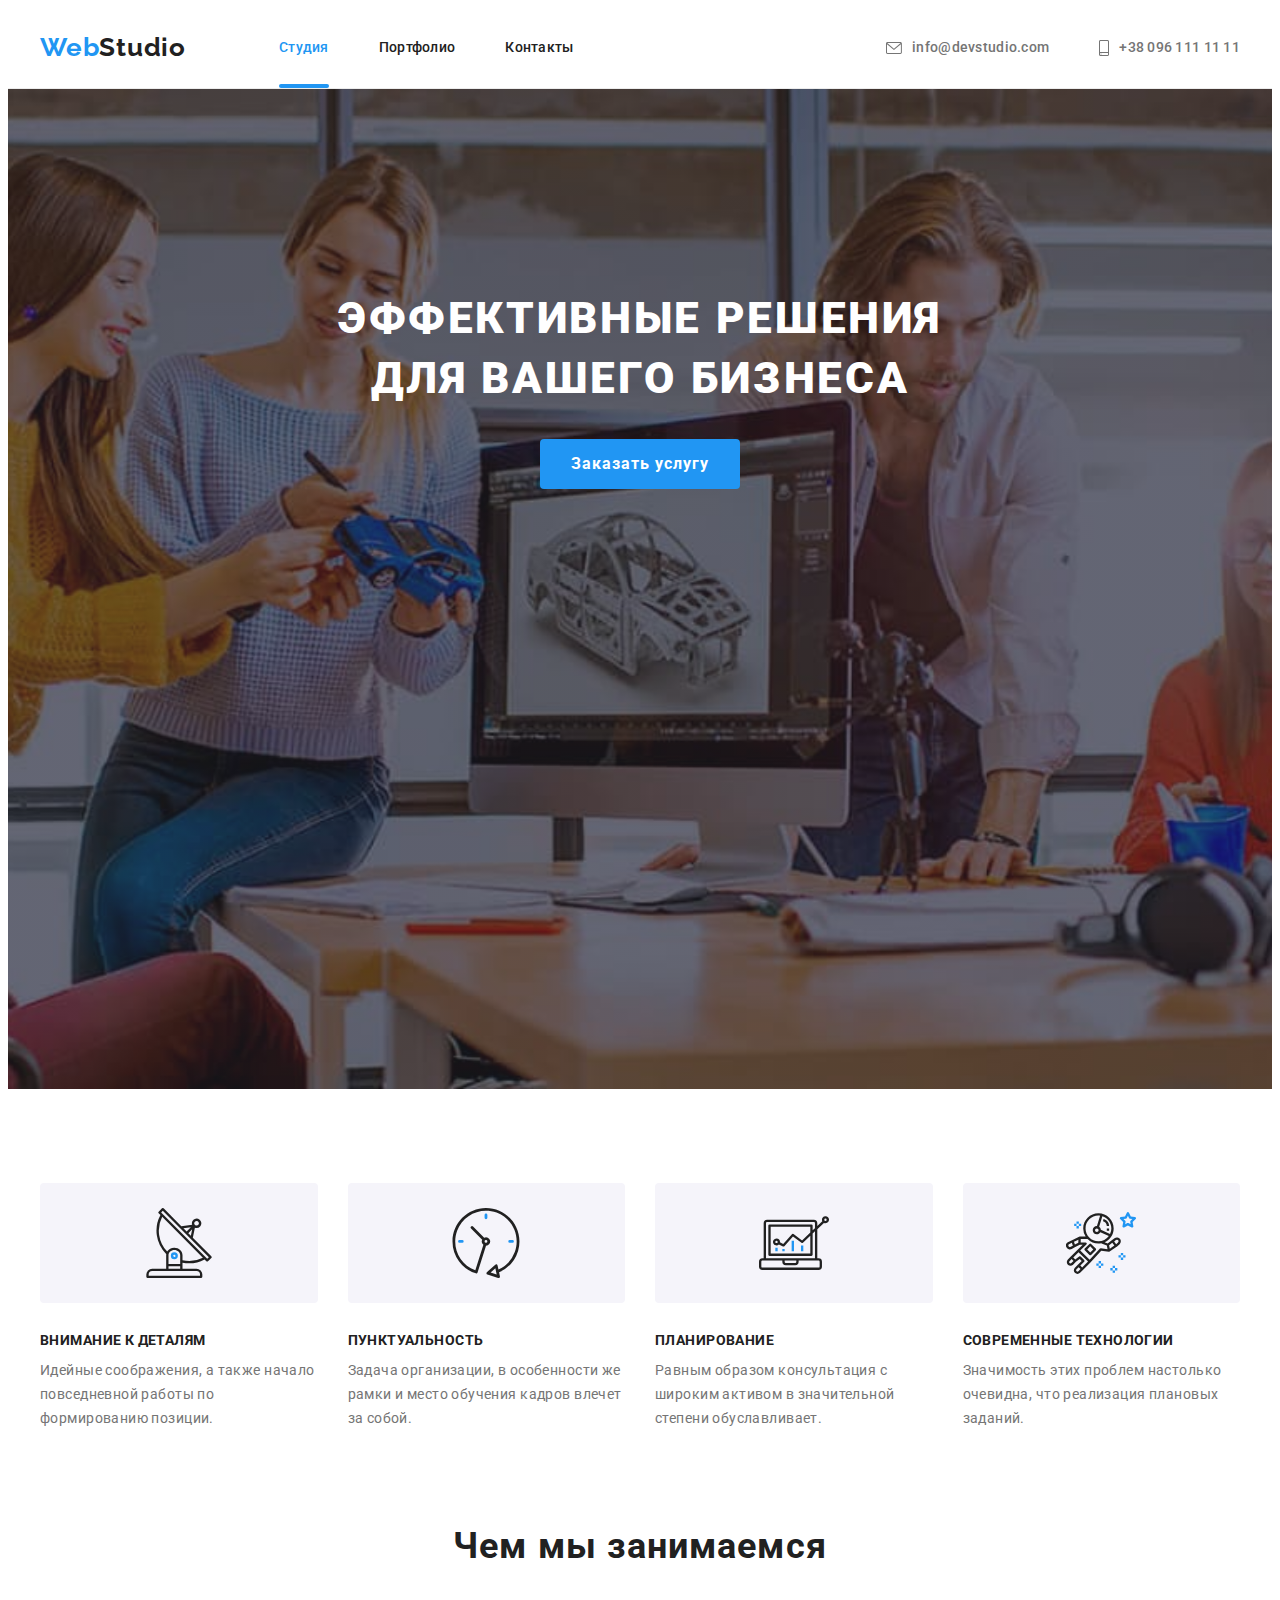
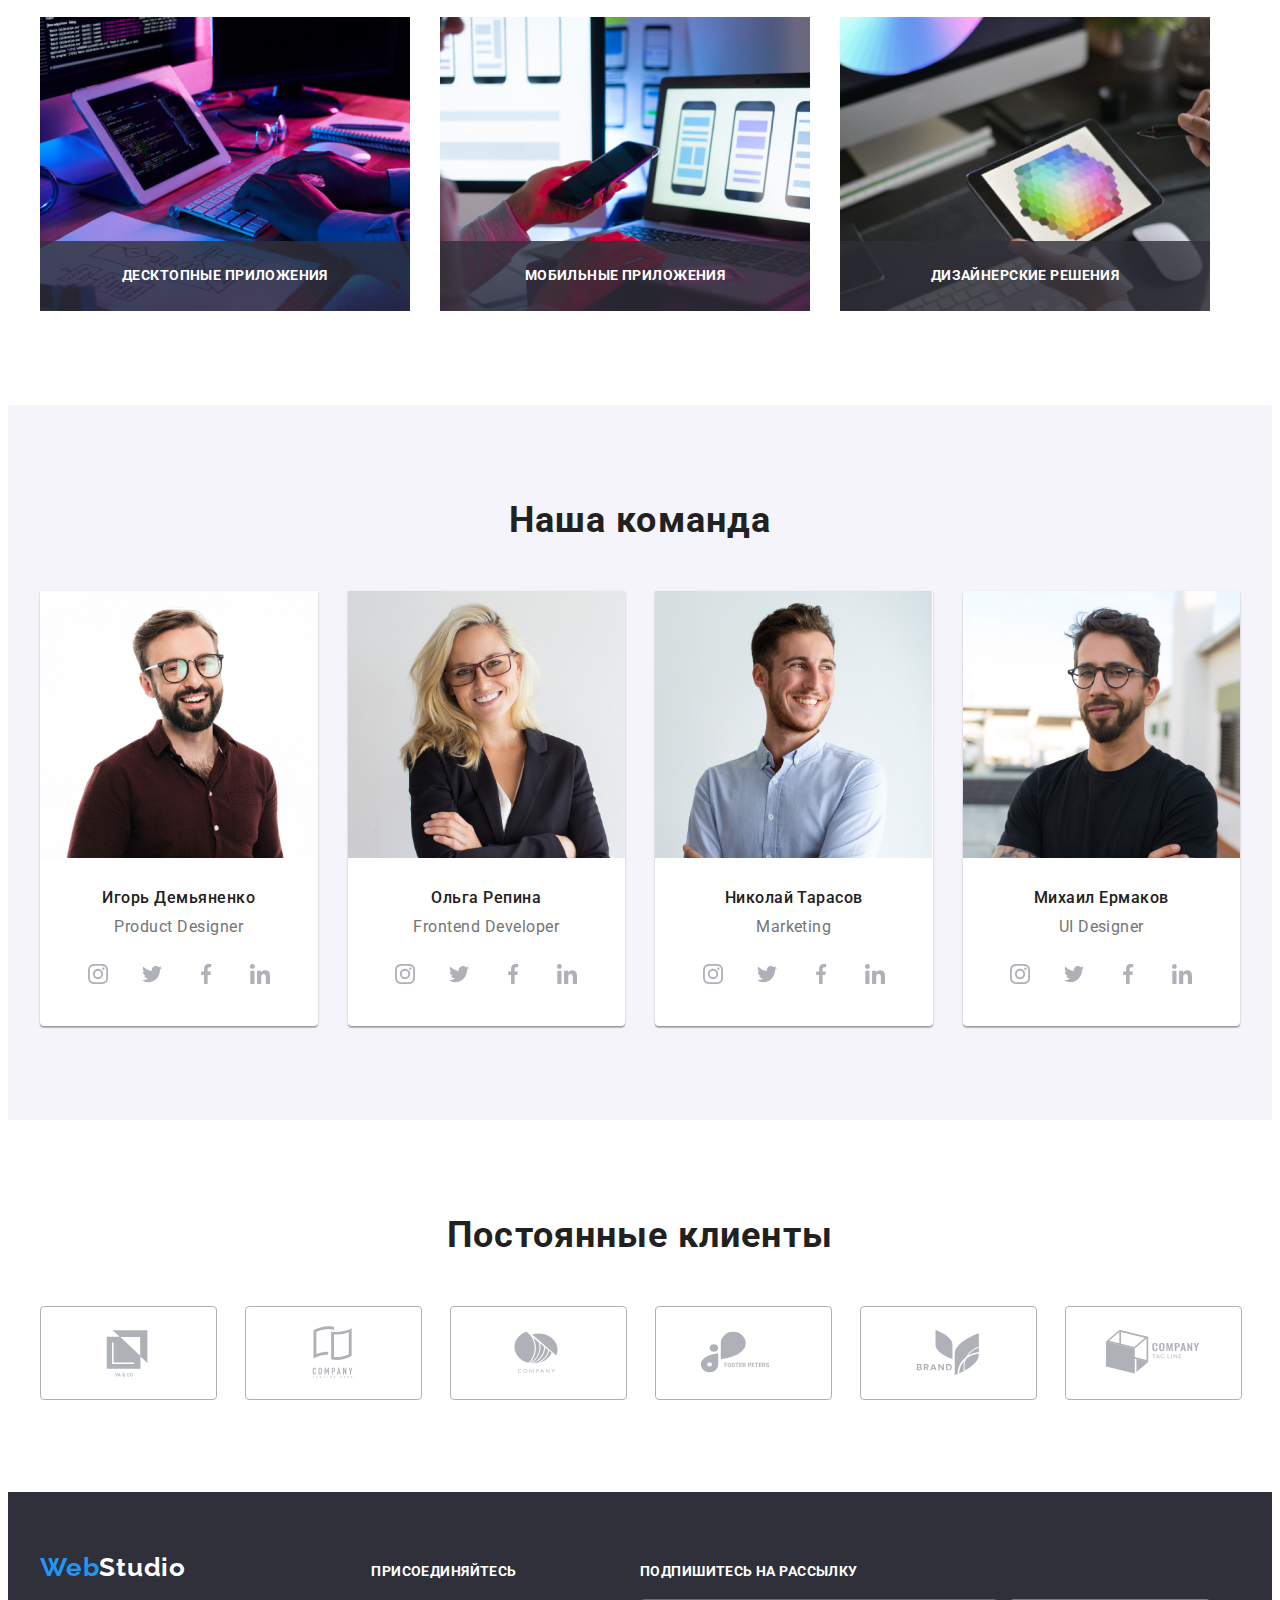
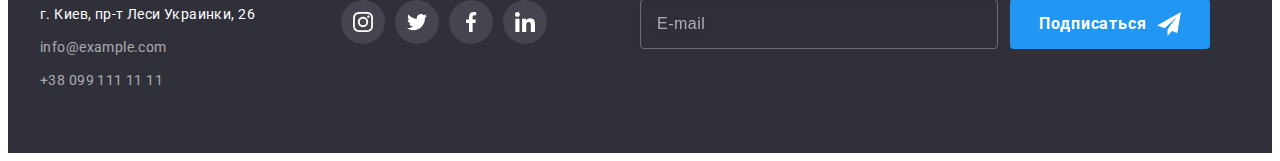
<file: index.html>
<!DOCTYPE html>
<html lang="ru">
  <head>
    <meta charset="UTF-8" />
    <meta http-equiv="X-UA-Compatible" content="IE=edge" />
    <meta name="viewport" content="width=device-width, initial-scale=1.0" />
    <link rel="preconnect" href="https://fonts.googleapis.com" />
    <link rel="preconnect" href="https://fonts.gstatic.com" crossorigin />
    <link
      href="https://fonts.googleapis.com/css2?family=Raleway:wght@700&family=Roboto:wght@400;500;700;900&display=swap"
      rel="stylesheet"
    />
    <title>Document</title>
    <link
      rel="stylesheet"
      href="https://cdnjs.cloudflare.com/ajax/libs/modern-normalize/1.1.0/modern-normalize.min.css"
      integrity="sha512-wpPYUAdjBVSE4KJnH1VR1HeZfpl1ub8YT/NKx4PuQ5NmX2tKuGu6U/JRp5y+Y8XG2tV+wKQpNHVUX03MfMFn9Q=="
      crossorigin="anonymous"
      referrerpolicy="no-referrer"
    />

    <link rel="stylesheet" href="./css/main.min.css" />
  </head>
  <body>
    <!--Шапка сайта-->
    <header class="header">
      <div class="container main-list">
        <nav class="nav list">
          <a lang="en" href="" class="nav_logo link"
            >Web<span class="logo logo--color-dark">Studio</span></a
          >
          <ul class="nav-list list">
            <li class="nav-list_item">
              <a href="" class="nav-list_link link current">Студия</a>
            </li>
            <li class="nav-list_item">
              <a href="./portfolio.html" class="nav-list_link link"
                >Портфолио</a
              >
            </li>
            <li class="nav-list_item">
              <a href="" class="nav-list_link link">Контакты</a>
            </li>
          </ul>
        </nav>
        <div class="contacts main-list_contacts">
          <ul class="contacts-list list">
            <li class="contacts-list_item">
              <a href="" class="contacts-list_mail link">
                <svg class="contacts-icon contacts-icon--envelope">
                  <use href="./img/icons.svg#icon-envelope"></use>
                </svg>
                info@devstudio.com</a
              >
            </li>
            <li class="contacts-list_item">
              <a href="" class="contacts-list_tel link"
                ><svg class="contacts-icon contacts-icon--smartphone">
                  <use href="./img/icons.svg#icon-smartphone"></use></svg
                >+38 096 111 11 11</a
              >
            </li>
          </ul>
        </div>
        <button type="button" class="menu-open-btn">
          <svg class="open-menu-icon" width="40" height="40">
            <use href="./img/icons.svg#icon-menu_24px"></use>
          </svg>
        </button>
      </div>
      <div class="mob-menu is-hidden">
         <button type="button" class="menu-close-btn">
            <svg class="menu-icon" width="40" height="40">
              <use href="./img/icons.svg#icon-close-black1"></use>
            </svg>
          </button>
          <ul class="mob-menu-list list">
            <li class="mob-menu-item">
              <a href="" class="mob-menu-link link current">Студия</a>
            </li>
            <li class="mob-menu-item">
              <a href="./portfolio.html" class="mob-menu-link link"
                >Портфолио</a
              >
            </li>
            <li class="mob-menu-item">
              <a href="" class="mob-menu-link link">Контакты</a>
            </li>
          </ul>
          <div class="mob-menu-contacts">
            <ul class="mob-menu-contacts-list list">
              <li class="mob-menu-contacts-item">
                <a href="" class="mob-menu-contacts-tel link">
                  +38 096 111 11 11</a
                >
              </li>
              <li class="mob-menu-contacts-item">
                <a href="" class="mob-menu-contacts-mail link">
                  info@devstudio.com</a
                >
              </li>
            </ul>
            <ul class="mob-menu-soc-list list">
              <li class="mob-menu-soc-item">
                <a href="" class="mob-menu-soc-link link">Instagram </a>
              </li>
              <li class="mob-menu-soc-item">
                <a href="" class="mob-menu-soc-link link">Twitter </a>
              </li>
              <li class="mob-menu-soc-item">
                <a href="" class="mob-menu-soc-link link">Facebook </a>
              </li>
              <li class="mob-menu-soc-item">
                <a href="" class="mob-menu-soc-link link">Linkedin </a>
              </li>
            </ul>
        </div>
      </div>
    </header>
    <main>
      <!--Герой-->
      <section class="hero overlay">
        <div class="hero-contant">
          <h1 class="hero-title">Эффективные решения для вашего бизнеса</h1>
          <button type="button" class="hero-button" data-modal-open>
            Заказать услугу
          </button>
        </div>
      </section>

      <!--Преимущества-->
      <section class="benefits">
        <div class="container">
          <h2 hidden class="visually-hidden">Наши преимущества</h2>
          <ul class="menu list">
            <li class="menu_item">
              <div class="menu_picture">
                <svg class="menu_icon" width="70" height="70">
                  <use href="./img/icons.svg#icon-antenna-1"></use>
                </svg>
              </div>
              <h3 class="menu_title">Внимание к деталям</h3>
              <p class="menu_text">
                Идейные соображения, а также начало повседневной работы по
                формированию позиции.
              </p>
            </li>
            <li class="menu_item">
              <div class="menu_picture">
                <svg class="menu_icon" width="70" height="70">
                  <use href="./img/icons.svg#icon-clock-1"></use>
                </svg>
              </div>
              <h3 class="menu_title">Пунктуальность</h3>
              <p class="menu_text">
                Задача организации, в особенности же рамки и место обучения
                кадров влечет за собой.
              </p>
            </li>
            <li class="menu_item">
              <div class="menu_picture">
                <svg class="menu_icon" width="70" height="70">
                  <use href="./img/icons.svg#icon-diagram-1"></use>
                </svg>
              </div>
              <h3 class="menu_title">Планирование</h3>
              <p class="menu_text">
                Равным образом консультация с широким активом в значительной
                степени обуславливает.
              </p>
            </li>
            <li class="menu_item">
              <div class="menu_picture">
                <svg class="menu_icon" width="70" height="70">
                  <use href="./img/icons.svg#icon-astronaut-1"></use>
                </svg>
              </div>
              <h3 class="menu_title">Современные технологии</h3>
              <p class="menu_text">
                Значимость этих проблем настолько очевидна, что реализация
                плановых заданий.
              </p>
            </li>
          </ul>
        </div>
      </section>

      <!--Виды работ-->
      <section class="worktypes">
        <div class="container">
          <h2 class="worktypes-title">Чем мы занимаемся</h2>
          <ul class="worktypes-list list">
            <li class="worktypes-item">
              <a href="">
                <div class="worktypesrelative-photo">
                  <picture>
                    <source
                      srcset="./img/comp1.jpg 1x, ./img/comp1@2x.jpg 2x"
                      media="(min-width: 1200px)"
                    />
                    <img
                      class="worktypes-photo"
                      src="./img/comp1.jpg"
                      alt="разработка програмного обеспечения"
                      width="370"
                    />
                  </picture>
                  <div class="worktypes-overlay">
                    <p class="worktypes-text">Десктопные приложения</p>
                  </div>
                </div>
              </a>
            </li>
            <li class="worktypes-item">
              <a href="">
                <div class="worktypesrelative-photo">
                  <picture>
                    <source
                      srcset="./img/comp2.jpg 1x, ./img/comp2@2x.jpg 2x"
                      media="(min-width: 1200px)"
                    />
                    <img
                      class="worktypes-photo"
                      src="./img/comp2.jpg"
                      alt="тестирование мобильного приложения"
                      width="370"
                    />
                  </picture>
                  <div class="worktypes-overlay">
                    <p class="worktypes-text">Мобильные приложения</p>
                  </div>
                </div>
              </a>
            </li>
            <li class="worktypes-item">
              <a href="">
                <div class="worktypesrelative-photo">
                  <picture>
                    <source
                      srcset="./img/comp3.jpg 1x, ./img/comp3@2x.jpg 2x"
                      media="(min-width: 1200px)"
                    />
                    <img
                      class="worktypes-photo"
                      src="./img/comp3.jpg"
                      alt="работа с палитрой цветов"
                      width="370"
                    />
                  </picture>
                  <div class="worktypes-overlay">
                    <p class="worktypes-text">Дизайнерские решения</p>
                  </div>
                </div>
              </a>
            </li>
          </ul>
        </div>
      </section>

      <!--Команда-->
      <section class="command">
        <div class="container">
          <h2 class="command-title">Наша команда</h2>
          <ul class="command-list list">
            <li class="command-item">
              <picture>
                <source
                  srcset="./img/photo1.jpg 1x, ./img/photo1@2x.jpg 2x"
                  media="(min-width: 1200px)"
                />
                <source
                  srcset="./img/photo1-tab.jpg 1x, ./img/photo1-tab@2x.jpg 2x"
                  media="(min-width: 768px)"
                />
                <source
                  srcset="./img/photo1-mob.jpg 1x, ./img/photo1-mob@2x.jpg 2x"
                  media="(min-width: 320px)"
                />
                <img
                  class="photo"
                  lang="en"
                  src="./img/photo1-mob.jpg"
                  alt="Product Designer"
                />
              </picture>
              <div class="command-container">
                <h3 class="command-photo">Игорь Демьяненко</h3>
                <p lang="en" class="command-text">Product Designer</p>
                <ul class="command-soc-list list">
                  <li class="command-soc-item">
                    <a href="" class="command-soc-link link">
                      <svg class="command-soc-icon" width="20" height="20">
                        <use href="./img/icons.svg#icon-instagram"></use>
                      </svg>
                    </a>
                  </li>
                  <li class="command-soc-item">
                    <a href="" class="command-soc-link link">
                      <svg class="command-soc-icon" width="20" height="20">
                        <use href="./img/icons.svg#icon-twitter"></use>
                      </svg>
                    </a>
                  </li>
                  <li class="command-soc-item">
                    <a href="" class="command-soc-link link">
                      <svg class="command-soc-icon" width="20" height="20">
                        <use href="./img/icons.svg#icon-facebook"></use>
                      </svg>
                    </a>
                  </li>
                  <li class="command-soc-item">
                    <a href="" class="command-soc-link link">
                      <svg class="command-soc-icon" width="20" height="20">
                        <use href="./img/icons.svg#icon-linkedin"></use>
                      </svg>
                    </a>
                  </li>
                </ul>
              </div>
            </li>
            <li class="command-item">
              <picture>
                <source
                  srcset="./img/photo2.jpg 1x, ./img/photo2@2x.jpg 2x"
                  media="(min-width: 1200px)"
                />
                <source
                  srcset="./img/photo2-tab.jpg 1x, ./img/photo2-tab@2x.jpg 2x"
                  media="(min-width: 768px)"
                />
                <source
                  srcset="./img/photo2-mob.jpg 1x, ./img/photo2-mob@2x.jpg 2x"
                  media="(min-width: 320px)"
                />
                <img
                  class="photo"
                  lang="en"
                  src="./img/photo2-mob.jpg"
                  alt="Frontend Developer"
                />
              </picture>
              <div class="command-container">
                <h3 class="command-photo">Ольга Репина</h3>
                <p lang="en" class="command-text">Frontend Developer</p>
                <ul class="command-soc-list list">
                  <li class="command-soc-item">
                    <a href="" class="command-soc-link link">
                      <svg class="command-soc-icon" width="20" height="20">
                        <use href="./img/icons.svg#icon-instagram"></use>
                      </svg>
                    </a>
                  </li>
                  <li class="command-soc-item">
                    <a href="" class="command-soc-link link">
                      <svg class="command-soc-icon" width="20" height="20">
                        <use href="./img/icons.svg#icon-twitter"></use>
                      </svg>
                    </a>
                  </li>
                  <li class="command-soc-item">
                    <a href="" class="command-soc-link link">
                      <svg class="command-soc-icon" width="20" height="20">
                        <use href="./img/icons.svg#icon-facebook"></use>
                      </svg>
                    </a>
                  </li>
                  <li class="command-soc-item">
                    <a href="" class="command-soc-link link">
                      <svg class="command-soc-icon" width="20" height="20">
                        <use href="./img/icons.svg#icon-linkedin"></use>
                      </svg>
                    </a>
                  </li>
                </ul>
              </div>
            </li>
            <li class="command-item">
              <picture>
                <source
                  srcset="./img/photo3.jpg 1x, ./img/photo3@2x.jpg 2x"
                  media="(min-width: 1200px)"
                />
                <source
                  srcset="./img/photo3-tab.jpg 1x, ./img/photo3-tab@2x.jpg 2x"
                  media="(min-width: 768px)"
                />
                <source
                  srcset="./img/photo3-mob.jpg 1x, ./img/photo3-mob@2x.jpg 2x"
                  media="(min-width: 320px)"
                />
                <img
                  class="photo"
                  lang="en"
                  src="./img/photo3-mob.jpg"
                  alt="Marketing"
                />
              </picture>
              <div class="command-container">
                <h3 class="command-photo">Николай Тарасов</h3>
                <p lang="en" class="command-text">Marketing</p>
                <ul class="command-soc-list list">
                  <li class="command-soc-item">
                    <a href="" class="command-soc-link link">
                      <svg class="command-soc-icon" width="20" height="20">
                        <use href="./img/icons.svg#icon-instagram"></use>
                      </svg>
                    </a>
                  </li>
                  <li class="command-soc-item">
                    <a href="" class="command-soc-link link">
                      <svg class="command-soc-icon" width="20" height="20">
                        <use href="./img/icons.svg#icon-twitter"></use>
                      </svg>
                    </a>
                  </li>
                  <li class="command-soc-item">
                    <a href="" class="command-soc-link link">
                      <svg class="command-soc-icon" width="20" height="20">
                        <use href="./img/icons.svg#icon-facebook"></use>
                      </svg>
                    </a>
                  </li>
                  <li class="command-soc-item">
                    <a href="" class="command-soc-link link">
                      <svg class="command-soc-icon" width="20" height="20">
                        <use href="./img/icons.svg#icon-linkedin"></use>
                      </svg>
                    </a>
                  </li>
                </ul>
              </div>
            </li>
            <li class="command-item">
              <picture>
                <source
                  srcset="./img/photo4.jpg 1x, ./img/photo4@2x.jpg 2x"
                  media="(min-width: 1200px)"
                />
                <source
                  srcset="./img/photo4-tab.jpg 1x, ./img/photo4-tab@2x.jpg 2x"
                  media="(min-width: 768px)"
                />
                <source
                  srcset="./img/photo4-mob.jpg 1x, ./img/photo4-mob@2x.jpg 2x"
                  media="(min-width: 320px)"
                />
                <img
                  class="photo"
                  lang="en"
                  src="./img/photo4-mob.jpg"
                  alt="UI Designer"
                />
              </picture>
              <div class="command-container">
                <h3 class="command-photo">Михаил Ермаков</h3>
                <p lang="en" class="command-text">UI Designer</p>
                <ul class="command-soc-list list">
                  <li class="command-soc-item">
                    <a href="" class="command-soc-link link">
                      <svg class="command-soc-icon" width="20" height="20">
                        <use href="./img/icons.svg#icon-instagram"></use>
                      </svg>
                    </a>
                  </li>
                  <li class="command-soc-item">
                    <a href="" class="command-soc-link link">
                      <svg class="command-soc-icon" width="20" height="20">
                        <use href="./img/icons.svg#icon-twitter"></use>
                      </svg>
                    </a>
                  </li>
                  <li class="command-soc-item">
                    <a href="" class="command-soc-link link">
                      <svg class="command-soc-icon" width="20" height="20">
                        <use href="./img/icons.svg#icon-facebook"></use>
                      </svg>
                    </a>
                  </li>
                  <li class="command-soc-item">
                    <a href="" class="command-soc-link link">
                      <svg class="command-soc-icon" width="20" height="20">
                        <use href="./img/icons.svg#icon-linkedin"></use>
                      </svg>
                    </a>
                  </li>
                </ul>
              </div>
            </li>
          </ul>
        </div>
      </section>

      <!-- Постоянные клиенты -->
      <section class="clients">
        <div class="container">
          <h2 class="clients-title">Постоянные клиенты</h2>
          <ul class="menu-list list">
            <li class="menu-list_item">
              <a href="" class="menu-list_Logo-link link">
                <svg class="menu-list_icon" width="106" height="60">
                  <use href="./img/icons.svg#icon-grouplogo1"></use>
                </svg>
              </a>
            </li>
            <li class="menu-list_item">
              <a href="" class="menu-list_Logo-link link">
                <svg class="menu-list_icon" width="106" height="60">
                  <use href="./img/icons.svg#icon-grouplogo2"></use>
                </svg>
              </a>
            </li>
            <li class="menu-list_item">
              <a href="" class="menu-list_Logo-link link">
                <svg class="menu-list_icon" width="106" height="60">
                  <use href="./img/icons.svg#icon-grouplogo3"></use>
                </svg>
              </a>
            </li>
            <li class="menu-list_item">
              <a href="" class="menu-list_Logo-link link">
                <svg class="menu-list_icon" width="106" height="60">
                  <use href="./img/icons.svg#icon-grouplogo4"></use>
                </svg>
              </a>
            </li>
            <li class="menu-list_item">
              <a href="" class="menu-list_Logo-link link">
                <svg class="menu-list_icon" width="106" height="60">
                  <use href="./img/icons.svg#icon-grouplogo5"></use>
                </svg>
              </a>
            </li>
            <li class="menu-list_item">
              <a href="" class="menu-list_Logo-link link">
                <svg class="menu-list_icon" width="106" height="60">
                  <use href="./img/icons.svg#icon-grouplogo6"></use>
                </svg>
              </a>
            </li>
          </ul>
        </div>
      </section>
    </main>

    <!--Подвал-->
    <footer class="footer">
      <div class="container base">
        <div class="footer-contacts">
        <div class="footer-address">
          <a lang="en" href="" class="footer-logo link"
              >Web<span class="logo logo--color-light">Studio</span></a
            >
          <address class="address">
            <p class="address-text">г. Киев, пр-т Леси Украинки, 26</p>
            <ul class="address-list list">
              <li class="address-item">
                <a href="" class="address-mail link">info@example.com</a>
              </li>
              <li class="address-item">
                <a href="" class="address-tel link">+38 099 111 11 11</a>
              </li>
            </ul>
          </address>
        </div>
        <div class="footer-join">
          <strong class="footer-title">Присоединяйтесь</strong>
          <ul class="footer-list list">
            <li class="footer-item">
              <a href="" class="footer-soc-link link">
                <svg class="footer-soc-icon" width="20" height="20">
                  <use href="./img/icons.svg#icon-instagram"></use>
                </svg>
              </a>
            </li>
            <li class="footer-item">
              <a href="" class="footer-soc-link link">
                <svg class="footer-soc-icon" width="20" height="20">
                  <use href="./img/icons.svg#icon-twitter"></use>
                </svg>
              </a>
            </li>
            <li class="footer-item">
              <a href="" class="footer-soc-link link">
                <svg class="footer-soc-icon" width="20" height="20">
                  <use href="./img/icons.svg#icon-facebook"></use>
                </svg>
              </a>
            </li>
            <li class="footer-item">
              <a href="" class="footer-soc-link link">
                <svg class="footer-soc-icon" width="20" height="20">
                  <use href="./img/icons.svg#icon-linkedin"></use>
                </svg>
              </a>
            </li>
          </ul>
        </div>
      </div>
        <div class="signup">
          <p class="signup-title">Подпишитесь на рассылку</p>
          <form class="signup-form" autocomplete="off"></form>
          <div class="signup-field">
            <input
              type="email"
              class="signup-input"
              name="user-mail"
              required
              placeholder="E-mail"
            />
            <button type="submit" class="signup-button">
              Подписаться
              <svg class="signup-icon" width="24" height="24">
                <use href="./img/icons.svg#icon-icon-send"></use>
              </svg>
            </button>
          </div>
        </div>
      </div>
      </div>
    </footer>
    <!--          Модальное окно            -->
    <div class="backdrop is-hidden" data-modal>
      <div class="modal">
        <button type="button" class="modal-button-close" data-modal-close>
          <svg class="modal-icon" width="18" height="18">
            <use href="./img/icons.svg#icon-close-black1"></use>
          </svg>
        </button>
        <p class="modal-title">Оставьте свои данные, мы вам перезвоним</p>
        <form class="modal-form" autocomplete="off">
          <div class="modal-field">
            <label class="modal-label" for="user-name">Имя</label>
            <div class="input-wrap">
              <input
                type="text"
                class="modal-input"
                name="user-name"
                id="user-name"
                required
              />
              <svg class="input-icon" width="18" height="18">
                <use href="./img/icons.svg#icon-person-black-18dp-1"></use>
              </svg>
            </div>
          </div>
          <div class="modal-field">
            <label class="modal-label" for="user-tel">Телефон</label>
            <div class="input-wrap">
              <input
                type="tel"
                class="modal-input"
                name="user-tel"
                id="user-tel"
                required
              />
              <svg class="input-icon" width="18" height="18">
                <use href="./img/icons.svg#icon-phone-black-18dp-1"></use>
              </svg>
            </div>
          </div>
          <div class="modal-field">
            <label class="modal-label" for="user-mail">Почта</label>
            <div class="input-wrap">
              <input
                type="email"
                class="modal-input"
                name="user-mail"
                id="user-mail"
                required
              />
              <svg class="input-icon" width="18" height="18">
                <use href="./img/icons.svg#icon-email-black-18dp-1"></use>
              </svg>
            </div>
          </div>
          <div class="coment-field">
            <label class="modal-label" for="modal-text">Комментарий</label>
            <textarea
              name="modal-text"
              id="modal-text"
              class="modal-text"
              placeholder="Введите текст"
            ></textarea>
          </div>
          <div class="consent-field">
            <input
              type="checkbox"
              class="consent-input visually-hidden"
              name="user-consent"
              id="user-consent"
              value="user-consent"
            />
            <label class="consent-label" for="user-consent">
              <span class="consent-span">
                <svg class="consent-icon" width="16" height="15">
                  <use href="./img/icons.svg#icon-icon-check"></use>
                </svg>
              </span>
              Соглашаюсь с рассылкой и принимаю&nbsp;
              <a href="" class="accent-link link">Условия договора</a>
            </label>
          </div>
          <button type="submit" class="modal-button">Отправить</button>
        </form>
      </div>
    </div>
    <script src="./js/modal.js"></script>
    <script src="./js/mobile-menu.js"></script>
  </body>
</html>
</file>
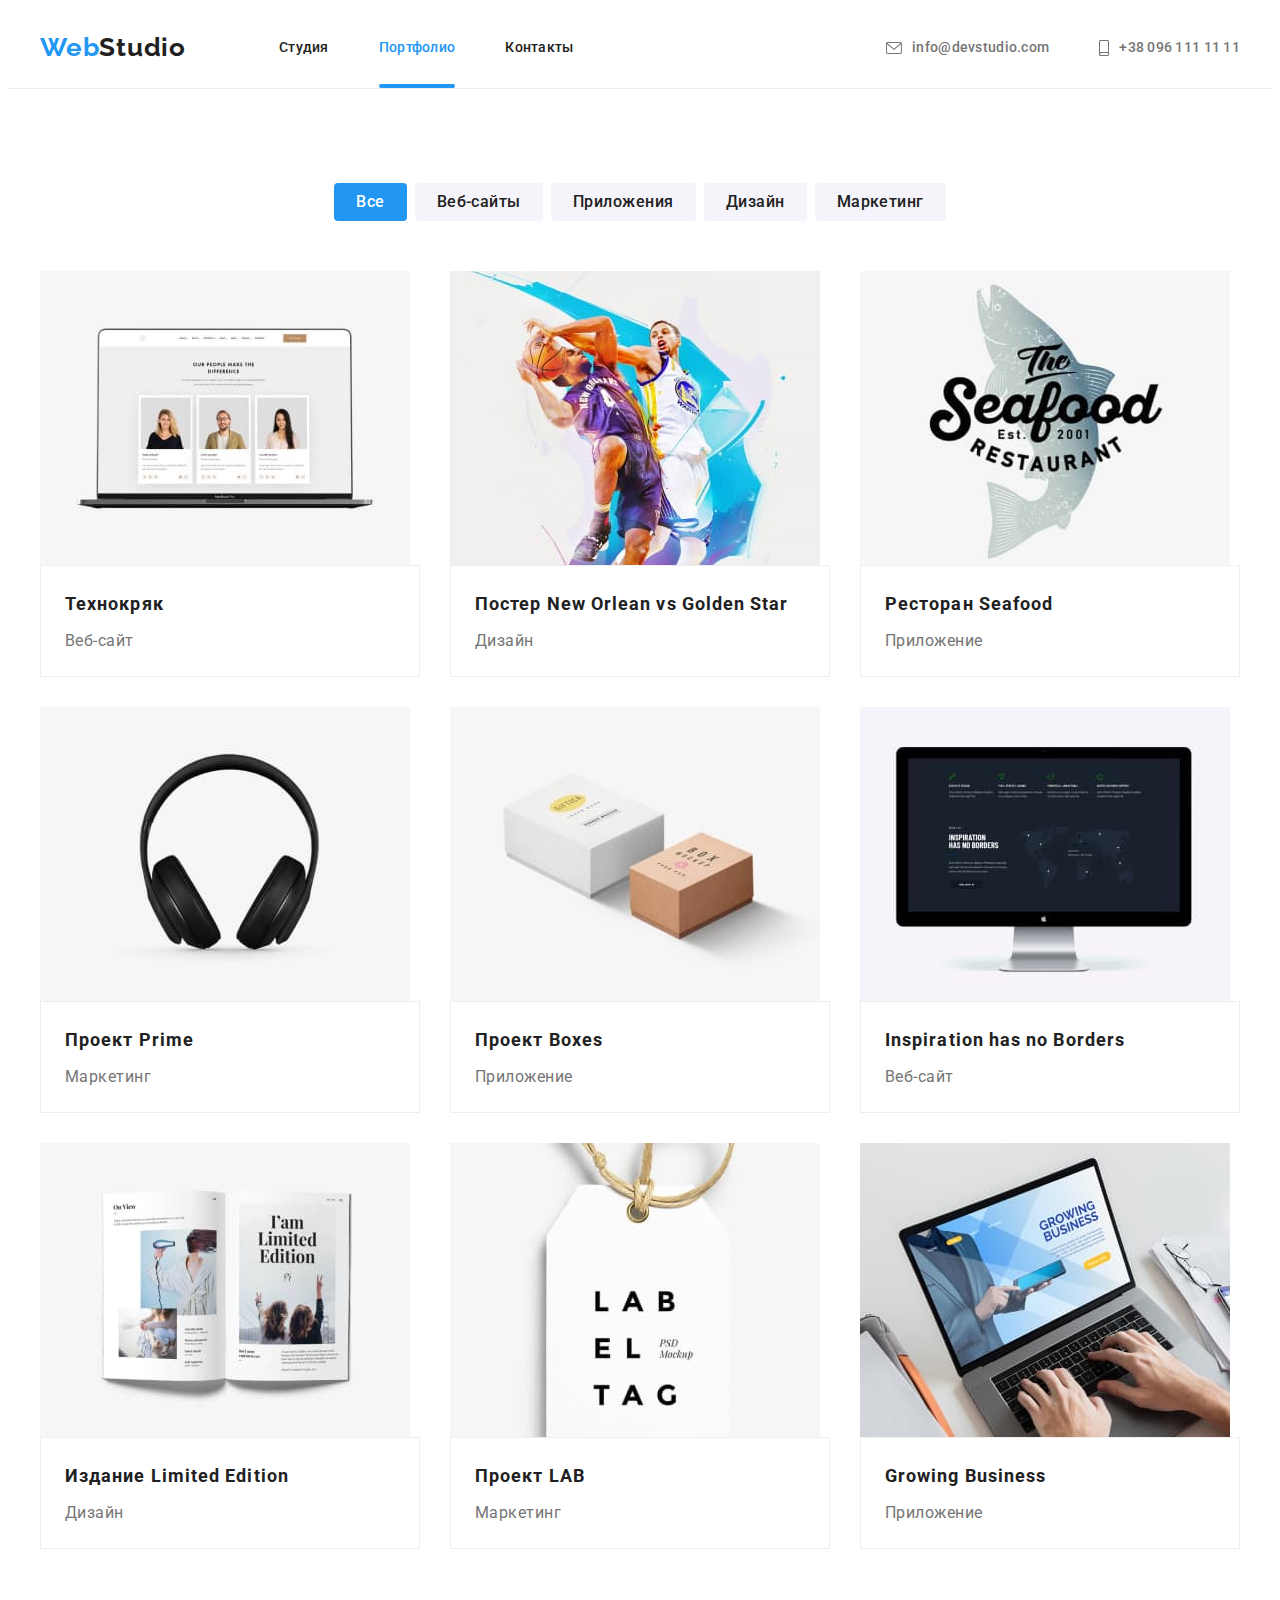
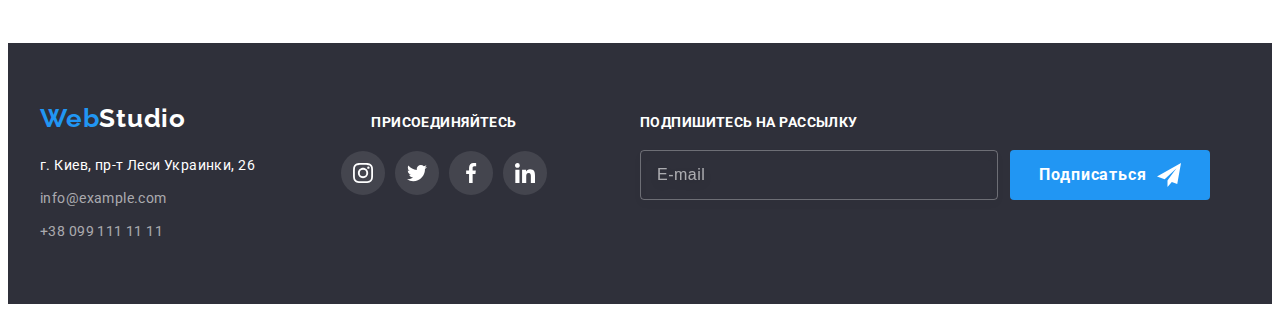
<file: portfolio.html>
<!DOCTYPE html>
<html lang="ru">
  <head>
    <meta charset="UTF-8" />
    <meta http-equiv="X-UA-Compatible" content="IE=edge" />
    <meta name="viewport" content="width=device-width, initial-scale=1.0" />
    <link rel="preconnect" href="https://fonts.googleapis.com" />
    <link rel="preconnect" href="https://fonts.gstatic.com" crossorigin />
    <link
      href="https://fonts.googleapis.com/css2?family=Raleway:wght@700&family=Roboto:wght@400;500;700;900&display=swap"
      rel="stylesheet"
    />
    <title>Document</title>
    <link
      rel="stylesheet"
      href="https://cdnjs.cloudflare.com/ajax/libs/modern-normalize/1.1.0/modern-normalize.min.css"
      integrity="sha512-wpPYUAdjBVSE4KJnH1VR1HeZfpl1ub8YT/NKx4PuQ5NmX2tKuGu6U/JRp5y+Y8XG2tV+wKQpNHVUX03MfMFn9Q=="
      crossorigin="anonymous"
      referrerpolicy="no-referrer"
    />
    <link rel="stylesheet" href="./css/main.min.css" />
  </head>
  <body>
    <!--Шапка сайта-->
    <header class="header">
      <div class="container main-list">
        <nav class="nav list">
          <a lang="en" href="" class="nav_logo link"
            >Web<span class="logo logo--color-dark">Studio</span></a
          >
          <ul class="nav-list list">
            <li class="nav-list_item">
              <a href="./index.html" class="nav-list_link link">Студия</a>
            </li>
            <li class="nav-list_item">
              <a href="" class="nav-list_link link current">Портфолио</a>
            </li>
            <li class="nav-list_item">
              <a href="" class="nav-list_link link">Контакты</a>
            </li>
          </ul>
        </nav>
        <div class="contacts main-list_contacts">
          <ul class="contacts-list list">
            <li class="contacts-list_item">
              <a href="" class="contacts-list_mail link">
                <svg class="contacts-icon contacts-icon--envelope">
                  <use href="./img/icons.svg#icon-envelope"></use>
                </svg>
                info@devstudio.com</a
              >
            </li>
            <li class="contacts-list_item">
              <a href="" class="contacts-list_tel link"
                ><svg class="contacts-icon contacts-icon--smartphone">
                  <use href="./img/icons.svg#icon-smartphone"></use></svg
                >+38 096 111 11 11</a
              >
            </li>
          </ul>
        </div>
        <button type="button" class="menu-open-btn">
          <svg class="open-menu-icon" width="40" height="40">
            <use href="./img/icons.svg#icon-menu_24px"></use>
          </svg>
        </button>
      </div>
      <div class="mob-menu is-hidden">
        <div class="menu-container">
          <button type="button" class="menu-close-btn">
            <svg class="menu-icon" width="40" height="40">
              <use href="./img/icons.svg#icon-close-black1"></use>
            </svg>
          </button>
          <ul class="mob-menu-list list">
            <li class="mob-menu-item">
              <a href="" class="mob-menu-link link current">Студия</a>
            </li>
            <li class="mob-menu-item">
              <a href="./portfolio.html" class="mob-menu-link link"
                >Портфолио</a
              >
            </li>
            <li class="mob-menu-item">
              <a href="" class="mob-menu-link link">Контакты</a>
            </li>
          </ul>
          <div class="mob-menu-contacts">
            <ul class="mob-menu-contacts-list list">
              <li class="mob-menu-contacts-item">
                <a href="" class="mob-menu-contacts-tel link">
                  +38 096 111 11 11</a
                >
              </li>
              <li class="mob-menu-contacts-item">
                <a href="" class="mob-menu-contacts-mail link">
                  info@devstudio.com</a
                >
              </li>
            </ul>
            <ul class="mob-menu-soc-list list">
              <li class="mob-menu-soc-item">
                <a href="" class="mob-menu-soc-link link">Instagram </a>
              </li>
              <li class="mob-menu-soc-item">
                <a href="" class="mob-menu-soc-link link">Twitter </a>
              </li>
              <li class="mob-menu-soc-item">
                <a href="" class="mob-menu-soc-link link">Facebook </a>
              </li>
              <li class="mob-menu-soc-item">
                <a href="" class="mob-menu-soc-link last link">Linkedin </a>
              </li>
            </ul>
          </div>
        </div>
      </div>
    </header>

    <main>
      <!-- Портфолио -->
      <section class="portfolio">
        <div class="container">
          <h1 hidden>Портфолио</h1>
          <ul class="portfoliobutton-list list">
            <li class="portfoliobutton-item">
              <button type="button" class="portfoliobutton current-button">
                Все
              </button>
            </li>
            <li class="portfoliobutton-item">
              <button type="button" class="portfoliobutton">Веб-сайты</button>
            </li>
            <li class="portfoliobutton-item">
              <button type="button" class="portfoliobutton">Приложения</button>
            </li>
            <li class="portfoliobutton-item">
              <button type="button" class="portfoliobutton">Дизайн</button>
            </li>
            <li class="portfoliobutton-item">
              <button type="button" class="portfoliobutton">Маркетинг</button>
            </li>
          </ul>

          <ul class="portfolio-list list">
            <li class="portfolio-item">
              <a href="" class="portfolio-link link">
                <div class="relative-photo">
                  <picture>
                    <source
                      srcset="
                        ./img/work-example-1.jpg    1x,
                        ./img/work-example-1@2x.jpg 2x
                      "
                      media="(min-width: 1200px)"
                    />
                    <source
                      srcset="
                        ./img/work-example-1-tab.jpg    1x,
                        ./img/work-example-1-tab@2x.jpg 2x
                      "
                      media="(min-width: 768px)"
                    />
                    <source
                      srcset="
                        ./img/work-example-1-mob.jpg    1x,
                        ./img/work-example-1-mob@2x.jpg 2x
                      "
                      media="(min-width: 320px)"
                    />
                    <img
                      class="photo"
                      src="./img/work-example-1-mob.jpg"
                      alt="Пример веб-сайта"
                    />
                  </picture>
                  <p class="overlay-text">
                    Ресурс предлагает комплексные предложения с разным уровнем
                    функционала и сервисов. Все это позволит посетителю получить
                    исчерпывающие сведения о компании или частном лице. Ресурс
                    предлагает комплексные предложения с разным уровнем
                    функционала и сервисов. Все это позволит посетителю получить
                    исчерпывающие сведения о компании или частном лице. Ресурс
                    предлагает комплексные предложения с разным уровнем
                    функционала и сервисов. Все это позволит посетителю получить
                    исчерпывающие сведения о компании или частном лице.
                  </p>
                </div>
                <div class="portfolio-bottom">
                  <h2 class="portfolio-title">Технокряк</h2>
                  <p class="portfolio-text">Веб-сайт</p>
                </div>
              </a>
            </li>
            <li class="portfolio-item">
              <a href="" class="portfolio-link link">
                <div class="relative-photo">
                  <picture>
                    <source
                      srcset="
                        ./img/work-example-2.jpg    1x,
                        ./img/work-example-2@2x.jpg 2x
                      "
                      media="(min-width: 1200px)"
                    />
                    <source
                      srcset="
                        ./img/work-example-2-tab.jpg    1x,
                        ./img/work-example-2-tab@2x.jpg 2x
                      "
                      media="(min-width: 768px)"
                    />
                    <source
                      srcset="
                        ./img/work-example-2-mob.jpg    1x,
                        ./img/work-example-2-mob@2x.jpg 2x
                      "
                      media="(min-width: 320px)"
                    />
                    <img
                      class="photo"
                      src="./img/work-example-2-mob.jpg"
                      alt="Пример дизайна"
                    />
                  </picture>
                  <p class="overlay-text">
                    Ресурс предлагает комплексные предложения с разным уровнем
                    функционала и сервисов. Все это позволит посетителю получить
                    исчерпывающие сведения о компании или частном лице. Ресурс
                    предлагает комплексные предложения с разным уровнем
                    функционала и сервисов. Все это позволит посетителю получить
                    исчерпывающие сведения о компании или частном лице. Ресурс
                    предлагает комплексные предложения с разным уровнем
                    функционала и сервисов. Все это позволит посетителю получить
                    исчерпывающие сведения о компании или частном лице.
                  </p>
                </div>
                <div class="portfolio-bottom">
                  <h2 class="portfolio-title">
                    Постер <span lang="en">New Orlean vs Golden Star</span>
                  </h2>
                  <p class="portfolio-text">Дизайн</p>
                </div>
              </a>
            </li>
            <li class="portfolio-item">
              <a href="" class="portfolio-link link">
                <div class="relative-photo">
                  <picture>
                    <source
                      srcset="
                        ./img/work-example-3.jpg    1x,
                        ./img/work-example-3@2x.jpg 2x
                      "
                      media="(min-width: 1200px)"
                    />
                    <source
                      srcset="
                        ./img/work-example-3-tab.jpg    1x,
                        ./img/work-example-3-tab@2x.jpg 2x
                      "
                      media="(min-width: 768px)"
                    />
                    <source
                      srcset="
                        ./img/work-example-3-mob.jpg    1x,
                        ./img/work-example-3-mob@2x.jpg 2x
                      "
                      media="(min-width: 320px)"
                    />
                    <img
                      class="photo"
                      src="./img/work-example-3-mob.jpg"
                      alt="Пример приложения"
                    />
                  </picture>
                  <p class="overlay-text">
                    Ресурс предлагает комплексные предложения с разным уровнем
                    функционала и сервисов. Все это позволит посетителю получить
                    исчерпывающие сведения о компании или частном лице. Ресурс
                    предлагает комплексные предложения с разным уровнем
                    функционала и сервисов. Все это позволит посетителю получить
                    исчерпывающие сведения о компании или частном лице. Ресурс
                    предлагает комплексные предложения с разным уровнем
                    функционала и сервисов. Все это позволит посетителю получить
                    исчерпывающие сведения о компании или частном лице.
                  </p>
                </div>
                <div class="portfolio-bottom">
                  <h2 class="portfolio-title">
                    Ресторан <span lang="en">Seafood</span>
                  </h2>
                  <p class="portfolio-text">Приложение</p>
                </div>
              </a>
            </li>
            <li class="portfolio-item">
              <a href="" class="portfolio-link link">
                <div class="relative-photo">
                  <picture>
                    <source
                      srcset="
                        ./img/work-example-4.jpg    1x,
                        ./img/work-example-4@2x.jpg 2x
                      "
                      media="(min-width: 1200px)"
                    />
                    <source
                      srcset="
                        ./img/work-example-4-tab.jpg    1x,
                        ./img/work-example-4-tab@2x.jpg 2x
                      "
                      media="(min-width: 768px)"
                    />
                    <source
                      srcset="
                        ./img/work-example-4-mob.jpg    1x,
                        ./img/work-example-4-mob@2x.jpg 2x
                      "
                      media="(min-width: 320px)"
                    />
                    <img
                      class="photo"
                      src="./img/work-example-4-mob.jpg"
                      alt="Пример маркетинга"
                    />
                  </picture>
                  <p class="overlay-text">
                    Ресурс предлагает комплексные предложения с разным уровнем
                    функционала и сервисов. Все это позволит посетителю получить
                    исчерпывающие сведения о компании или частном лице.
                  </p>
                </div>
                <div class="portfolio-bottom">
                  <h2 class="portfolio-title">
                    Проект <span lang="en">Prime</span>
                  </h2>
                  <p class="portfolio-text">Маркетинг</p>
                </div>
              </a>
            </li>
            <li class="portfolio-item">
              <a href="" class="portfolio-link link">
                <div class="relative-photo">
                  <picture>
                    <source
                      srcset="
                        ./img/work-example-5.jpg    1x,
                        ./img/work-example-5@2x.jpg 2x
                      "
                      media="(min-width: 1200px)"
                    />
                    <source
                      srcset="
                        ./img/work-example-5-tab.jpg    1x,
                        ./img/work-example-5-tab@2x.jpg 2x
                      "
                      media="(min-width: 768px)"
                    />
                    <source
                      srcset="
                        ./img/work-example-5-mob.jpg    1x,
                        ./img/work-example-5-mob@2x.jpg 2x
                      "
                      media="(min-width: 320px)"
                    />
                    <img
                      class="photo"
                      src="./img/work-example-5-mob.jpg"
                      alt="Пример приложения"
                    />
                  </picture>
                  <p class="overlay-text">
                    Ресурс предлагает комплексные предложения с разным уровнем
                    функционала и сервисов. Все это позволит посетителю получить
                    исчерпывающие сведения о компании или частном лице.
                  </p>
                </div>
                <div class="portfolio-bottom">
                  <h2 class="portfolio-title">
                    Проект <span lang="en">Boxes</span>
                  </h2>
                  <p class="portfolio-text">Приложение</p>
                </div>
              </a>
            </li>
            <li class="portfolio-item">
              <a href="" class="portfolio-link link">
                <div class="relative-photo">
                  <picture>
                    <source
                      srcset="
                        ./img/work-example-6.jpg    1x,
                        ./img/work-example-6@2x.jpg 2x
                      "
                      media="(min-width: 1200px)"
                    />
                    <source
                      srcset="
                        ./img/work-example-6-tab.jpg    1x,
                        ./img/work-example-6-tab@2x.jpg 2x
                      "
                      media="(min-width: 768px)"
                    />
                    <source
                      srcset="
                        ./img/work-example-6-mob.jpg    1x,
                        ./img/work-example-6-mob@2x.jpg 2x
                      "
                      media="(min-width: 320px)"
                    />
                    <img
                      class="photo"
                      src="./img/work-example-6-mob.jpg"
                      alt="Пример веб-сайта"
                    />
                  </picture>
                  <p class="overlay-text">
                    Ресурс предлагает комплексные предложения с разным уровнем
                    функционала и сервисов. Все это позволит посетителю получить
                    исчерпывающие сведения о компании или частном лице.
                  </p>
                </div>
                <div class="portfolio-bottom">
                  <h2 lang="en" class="portfolio-title">
                    Inspiration has no Borders
                  </h2>
                  <p class="portfolio-text">Веб-сайт</p>
                </div>
              </a>
            </li>
            <li class="portfolio-item">
              <a href="" class="portfolio-link link">
                <div class="relative-photo">
                  <picture>
                    <source
                      srcset="
                        ./img/work-example-7.jpg    1x,
                        ./img/work-example-7@2x.jpg 2x
                      "
                      media="(min-width: 1200px)"
                    />
                    <source
                      srcset="
                        ./img/work-example-7-tab.jpg    1x,
                        ./img/work-example-7-tab@2x.jpg 2x
                      "
                      media="(min-width: 768px)"
                    />
                    <source
                      srcset="
                        ./img/work-example-7-mob.jpg    1x,
                        ./img/work-example-7-mob@2x.jpg 2x
                      "
                      media="(min-width: 320px)"
                    />
                    <img
                      class="photo"
                      src="./img/work-example-7-mob.jpg"
                      alt="Пример дизайна"
                    />
                  </picture>
                  <p class="overlay-text">
                    Ресурс предлагает комплексные предложения с разным уровнем
                    функционала и сервисов. Все это позволит посетителю получить
                    исчерпывающие сведения о компании или частном лице.
                  </p>
                </div>
                <div class="portfolio-bottom">
                  <h2 class="portfolio-title">
                    Издание <span lang="en">Limited Edition</span>
                  </h2>
                  <p class="portfolio-text">Дизайн</p>
                </div>
              </a>
            </li>
            <li class="portfolio-item">
              <a href="" class="portfolio-link link">
                <div class="relative-photo">
                  <picture>
                    <source
                      srcset="
                        ./img/work-example-8.jpg    1x,
                        ./img/work-example-8@2x.jpg 2x
                      "
                      media="(min-width: 1200px)"
                    />
                    <source
                      srcset="
                        ./img/work-example-8-tab.jpg    1x,
                        ./img/work-example-8-tab@2x.jpg 2x
                      "
                      media="(min-width: 768px)"
                    />
                    <source
                      srcset="
                        ./img/work-example-8-mob.jpg    1x,
                        ./img/work-example-8-mob@2x.jpg 2x
                      "
                      media="(min-width: 320px)"
                    />
                    <img
                      class="photo"
                      src="./img/work-example-8-mob.jpg"
                      alt="Пример маркетинга"
                    />
                  </picture>
                  <p class="overlay-text">
                    Ресурс предлагает комплексные предложения с разным уровнем
                    функционала и сервисов. Все это позволит посетителю получить
                    исчерпывающие сведения о компании или частном лице.
                  </p>
                </div>
                <div class="portfolio-bottom">
                  <h2 class="portfolio-title">
                    Проект <span lang="en">LAB</span>
                  </h2>
                  <p class="portfolio-text">Маркетинг</p>
                </div>
              </a>
            </li>
            <li class="portfolio-item">
              <a href="" class="portfolio-link link">
                <div class="relative-photo">
                  <picture>
                    <source
                      srcset="
                        ./img/work-example-9.jpg    1x,
                        ./img/work-example-9@2x.jpg 2x
                      "
                      media="(min-width: 1200px)"
                    />
                    <source
                      srcset="
                        ./img/work-example-9-tab.jpg    1x,
                        ./img/work-example-9-tab@2x.jpg 2x
                      "
                      media="(min-width: 768px)"
                    />
                    <source
                      srcset="
                        ./img/work-example-9-mob.jpg    1x,
                        ./img/work-example-9-mob@2x.jpg 2x
                      "
                      media="(min-width: 320px)"
                    />
                    <img
                      class="photo"
                      src="./img/work-example-9-mob.jpg"
                      alt="Пример приложения"
                    />
                  </picture>
                  <p class="overlay-text">
                    Ресурс предлагает комплексные предложения с разным уровнем
                    функционала и сервисов. Все это позволит посетителю получить
                    исчерпывающие сведения о компании или частном лице.
                  </p>
                </div>
                <div class="portfolio-bottom">
                  <h2 lang="en" class="portfolio-title">Growing Business</h2>
                  <p class="portfolio-text">Приложение</p>
                </div>
              </a>
            </li>
          </ul>
        </div>
      </section>
    </main>

    <!--Подвал-->
    <footer class="footer">
      <div class="container base">
        <div class="footer-contacts">
        <div class="footer-address">
          <a lang="en" href="" class="footer-logo link"
              >Web<span class="logo logo--color-light">Studio</span></a
            >
          <address class="address">
            <p class="address-text">г. Киев, пр-т Леси Украинки, 26</p>
            <ul class="address-list list">
              <li class="address-item">
                <a href="" class="address-mail link">info@example.com</a>
              </li>
              <li class="address-item">
                <a href="" class="address-tel link">+38 099 111 11 11</a>
              </li>
            </ul>
          </address>
        </div>
        <div class="footer-join">
          <strong class="footer-title">Присоединяйтесь</strong>
          <ul class="footer-list list">
            <li class="footer-item">
              <a href="" class="footer-soc-link link">
                <svg class="footer-soc-icon" width="20" height="20">
                  <use href="./img/icons.svg#icon-instagram"></use>
                </svg>
              </a>
            </li>
            <li class="footer-item">
              <a href="" class="footer-soc-link link">
                <svg class="footer-soc-icon" width="20" height="20">
                  <use href="./img/icons.svg#icon-twitter"></use>
                </svg>
              </a>
            </li>
            <li class="footer-item">
              <a href="" class="footer-soc-link link">
                <svg class="footer-soc-icon" width="20" height="20">
                  <use href="./img/icons.svg#icon-facebook"></use>
                </svg>
              </a>
            </li>
            <li class="footer-item">
              <a href="" class="footer-soc-link link">
                <svg class="footer-soc-icon" width="20" height="20">
                  <use href="./img/icons.svg#icon-linkedin"></use>
                </svg>
              </a>
            </li>
          </ul>
        </div>
      </div>
        <div class="signup">
          <p class="signup-title">Подпишитесь на рассылку</p>
          <form class="signup-form" autocomplete="off"></form>
          <div class="signup-field">
            <input
              type="email"
              class="signup-input"
              name="user-mail"
              required
              placeholder="E-mail"
            />
            <button type="submit" class="signup-button">
              Подписаться
              <svg class="signup-icon" width="24" height="24">
                <use href="./img/icons.svg#icon-icon-send"></use>
              </svg>
            </button>
          </div>
        </div>
      </div>
      </div>
    </footer>    
    <script src="./js/mobile-menu.js"></script>
  </body>
</html>
</file>
<file: css/main.min.css>
:root{--primery-text-color: rgba(117, 117, 117, 1);--title-text-color: #212121;--accennt-color: #2196f3;--background-color: #2f303a;--command-bg-color: #f5f4fa;--primery-bg-color: #ffffff;--button-color: #188ce8;--header-list-color: #757575;--address-list-color: rgba(255, 255, 255, 0.6);--border-color: #eeeeee;--border-hed-color: #ececec;--box-shadow-one: rgba(0, 0, 0, 0.12);--box-shadow-two: rgba(0, 0, 0, 0.14);--box-shadow-three: rgba(0, 0, 0, 0.2);--command-soc-link: #afb1b8;--footer-linl-color: rgba(255, 255, 255, 0.1);--portfolio-shadow-one: rgba(0, 0, 0, 0.12);--portfolio-shadow-two: rgba(0, 0, 0, 0.06);--portfolio-shadow-three: rgba(0, 0, 0, 0.16);--portfoliobutton-shadow-one: rgba(0, 0, 0, 0.1);--portfoliobutton-shadow-two: rgba(0, 0, 0, 0.08);--portfoliobutton-shadow-three: rgba(0, 0, 0, 0.12);--portfolio-overlay: rgba(33, 150, 243, 0.9);--worktypes-overlay-color: rgba(47, 48, 58, 0.8);--modal-color: rgba(0, 0, 0, 0.2);--modal-icon-color: rgba(0, 0, 0, 0.1);--modal-text-color: rgba(117, 117, 117, 0.5);--signup-input-color: rgba(255, 255, 255, 0.3);--signap-shadow-color: rgba(0, 0, 0, 0.15);--border-textarea-color: rgba(33, 33, 33, 0.2);--menu-openicon-color: #000000}.visually-hidden{position:absolute;width:1px;height:1px;margin:-1px;border:0;padding:0;white-space:nowrap;clip-path:inset(100%);clip:rect(0 0 0 0);overflow:hidden}p,h1,h2,h3,h4{margin:0}ul{margin:0;padding-left:0}.list{list-style:none;padding:0;margin:0}.link{text-decoration:none}body{color:var(--primery-text-color);background-color:var(--primery-bg-color);font-family:Roboto,sans-serif}.container{margin-left:auto;margin-right:auto;width:100%;padding:0 15px}@media screen and (min-width: 480px){.container{max-width:480px}}@media screen and (min-width: 768px){.container{max-width:768px}}@media screen and (min-width: 1200px){.container{max-width:1200px}}.header{background-color:var(--primery-bg-color);border-bottom:1px solid var(--border-hed-color)}.main-list{display:flex;justify-content:space-between}@media screen and (max-width: 1200px){.main-list{align-items:center}}.nav{display:flex}@media screen and (max-width: 767px){.nav{display:block}}.nav-list{display:none}@media screen and (min-width: 768px){.nav-list{display:flex}}.contacts-list .contacts-list_item+.contacts-list_item{margin-top:10px}@media screen and (min-width: 1200px){.contacts-list{display:flex}.contacts-list .contacts-list_item+.contacts-list_item{margin-left:50px;margin-top:0}}.nav-list .nav-list_item+.nav-list_item{margin-left:50px}.nav_logo{display:block;padding-top:24px;padding-bottom:25px;margin:0;color:var(--accennt-color);font-family:"Raleway";font-weight:700;font-size:26px;line-height:1.19;letter-spacing:.03em}@media screen and (min-width: 768px){.nav_logo{margin-right:93px}}@media screen and (max-width: 1199px){.nav_logo{font-size:24px;line-height:1.17}}.menu-open-btn{display:flex;justify-content:center;align-items:center;width:40px;height:40px;background-color:rgba(0,0,0,0);border:rgba(0,0,0,0);color:var(--menu-openicon-color);cursor:pointer;transition-property:color;transition-duration:250ms;transition-timing-function:cubic-bezier(0.4, 0, 0.2, 1)}.menu-open-btn:hover,.menu-open-btn:focus{color:var(--accennt-color)}@media screen and (min-width: 768px){.menu-open-btn{display:none}}.open-menu-icon{fill:currentColor}.logo--color-dark{color:var(--title-text-color)}.nav-list_link.current,.nav-list_link:hover,.nav-list_link:focus{color:var(--accennt-color)}.nav-list_link{position:relative;display:block;padding-top:32px;padding-bottom:32px;font-weight:500;font-size:14px;line-height:1.14;letter-spacing:.02em;color:var(--title-text-color);transition-property:color;transition-duration:250ms;transition-timing-function:cubic-bezier(0.4, 0, 0.2, 1)}.nav-list .nav-list_link:after{position:absolute;bottom:0;display:block;content:" ";width:100%;height:4px;opacity:0;color:var(--accennt-color);background-color:var(--accennt-color);border-radius:2px;transition-property:opacity;transition-duration:250ms;transition-timing-function:cubic-bezier(0.4, 0, 0.2, 1)}.nav-list_link:hover::after,.nav-list_link:focus::after{opacity:1}.nav-list_link.current:after{position:absolute;bottom:0;display:block;content:" ";width:100%;height:4px;color:var(--accennt-color);background-color:var(--accennt-color);border-radius:2px;opacity:1}.main-list_contacts{display:none}@media screen and (min-width: 768px){.main-list_contacts{display:flex;margin-left:auto}}.contacts-list_mail,.contacts-list_tel{display:flex;align-items:center;color:var(--header-list-color);font-weight:500;font-size:14px;line-height:1.14;letter-spacing:.02em;transition-property:color;transition-duration:250ms;transition-timing-function:cubic-bezier(0.4, 0, 0.2, 1)}.contacts-list_mail:hover,.contacts-list_mail:focus,.contacts-list_tel:hover,.contacts-list_tel:focus{color:var(--accennt-color)}@media screen and (min-width: 1200px){.contacts-list_mail,.contacts-list_tel{padding-top:32px;padding-bottom:32px}}@media screen and (min-width: 768px){.contacts-list_mail{padding-top:21px}}@media screen and (min-width: 768px)and (min-width: 1200px){.contacts-list_mail{padding:32px 0}}@media screen and (min-width: 768px){.contacts-list_tel{padding-bottom:21px}}@media screen and (min-width: 1200px){.contacts-list_tel{padding:32px 0}}.contacts-icon{margin-right:10px;fill:currentColor}.contacts-icon--envelope{width:14px;height:10px}@media screen and (min-width: 1200px){.contacts-icon--envelope{width:16px;height:12px}}.contacts-icon--smartphone{width:10px;height:14px}@media screen and (min-width: 1200px){.contacts-icon--smartphone{width:10px;height:16px}}.mob-menu{display:flex;flex-direction:column;justify-content:space-between;position:fixed;z-index:1;background-color:var(--primery-bg-color);top:0;width:100vw;height:100vh;padding:48px 40px;overflow-x:scroll;transition:opacity 300ms linear,visibility 300ms linear}@media screen and (min-width: 768px){.mob-menu{display:none}}.mob-menu.is-hidden{opacity:0;visibility:hidden;pointer-events:0}.menu-close-btn{width:40px;height:40px;display:flex;align-items:center;justify-content:center;border:rgba(0,0,0,0);background-color:var(--primery-bg-color);position:absolute;top:10px;right:15px;color:var(--title-text-color);cursor:pointer;transition-property:color;transition-duration:250ms;transition-timing-function:cubic-bezier(0.4, 0, 0.2, 1)}.menu-close-btn:hover,.menu-close-btn:focus{color:var(--accennt-color)}.menu-icon{fill:currentColor}.mob-menu-list{margin-bottom:30px}.mob-menu-item:not(:last-child){margin-bottom:32px}.mob-menu-link{font-weight:500;font-size:34px;line-height:1.18;letter-spacing:.02em;color:var(--title-text-color)}@media screen and (min-width: 380px){.mob-menu-link{font-size:40px}}.mob-menu-link.current,.mob-menu-link:hover,.mob-menu-link:focus{color:var(--accennt-color)}.mob-menu-contacts-list{margin-bottom:64px}.mob-menu-contacts-item:not(:last-child){margin-bottom:32px}.mob-menu-contacts-mail{font-weight:500;font-size:16px;line-height:1.17;letter-spacing:.02em;color:var(--header-list-color)}@media screen and (min-width: 380px){.mob-menu-contacts-mail{font-size:24px}}.mob-menu-contacts-tel{font-weight:500;font-size:26px;line-height:1.18;letter-spacing:.02em;color:var(--accennt-color)}@media screen and (min-width: 380px){.mob-menu-contacts-tel{font-size:34px}}.mob-menu-soc-list{display:flex;flex-wrap:wrap}.mob-menu-soc-item:not(:last-child){padding-right:10px;margin-right:10px;border-right:1px solid var(--border-textarea-color)}.mob-menu-soc-link{display:block;font-weight:500;font-size:16px;line-height:1.22;letter-spacing:.02em;color:var(--accennt-color)}@media screen and (min-width: 380px){.mob-menu-soc-link{font-size:18px}}.hero{background-color:var(--background-color);padding:118px 0}@media screen and (min-width: 1200px){.hero{padding:200px 0}}.overlay{background-image:linear-gradient(rgba(47, 48, 58, 0.4), rgba(47, 48, 58, 0.4)),url("../img/image-hero-mob.jpg");max-width:1600px;height:400px;margin:0 auto;background-repeat:no-repeat;background-position:center;background-size:cover}@media(min-device-pixel-ratio: 2),(min-resolution: 192dpi),(min-resolution: 2dppx){.overlay{background-image:linear-gradient(rgba(47, 48, 58, 0.4), rgba(47, 48, 58, 0.4)),url("../img/image-hero-mob@2x.jpg")}}@media screen and (min-width: 768px){.overlay{background-image:linear-gradient(rgba(47, 48, 58, 0.4), rgba(47, 48, 58, 0.4)),url("../img/image-hero-tab.jpg")}}@media screen and (min-width: 768px)and (min-device-pixel-ratio: 2),screen and (min-width: 768px)and (min-resolution: 192dpi),screen and (min-width: 768px)and (min-resolution: 2dppx){.overlay{background-image:linear-gradient(rgba(47, 48, 58, 0.4), rgba(47, 48, 58, 0.4)),url("../img/image-hero-tab@2x.jpg")}}@media screen and (min-width: 1200px){.overlay{height:600px;background-image:linear-gradient(rgba(47, 48, 58, 0.4), rgba(47, 48, 58, 0.4)),url("../img/image-hero.jpg")}}@media screen and (min-width: 1200px)and (min-device-pixel-ratio: 2),screen and (min-width: 1200px)and (min-resolution: 192dpi),screen and (min-width: 1200px)and (min-resolution: 2dppx){.overlay{background-image:linear-gradient(rgba(47, 48, 58, 0.4), rgba(47, 48, 58, 0.4)),url("../img/image-hero@2x.jpg")}}.hero-contant{max-width:360px;margin-left:auto;margin-right:auto}@media screen and (min-width: 1200px){.hero-contant{max-width:696px}}.hero-title{margin-top:0;margin-bottom:30px;color:var(--primery-bg-color);background-color:rgba(0,0,0,0);font-weight:900;font-size:26px;line-height:1.62;text-align:center;letter-spacing:.06em;text-transform:uppercase}@media screen and (min-width: 1200px){.hero-title{font-size:44px;line-height:1.36}}.hero-button{display:flex;margin:0 auto;min-width:200px;height:50px;justify-content:center;border-radius:4px;border:rgba(0,0,0,0);color:var(--primery-bg-color);background-color:var(--accennt-color);font-family:inherit;font-weight:700;font-size:16px;line-height:1.88;align-items:center;text-align:center;letter-spacing:.06em;cursor:pointer;transition-property:bacground-color;transition-duration:250ms;transition-timing-function:cubic-bezier(0.4, 0, 0.2, 1)}.hero-button:hover,.hero-button:focus{background-color:var(--button-color)}.backdrop{position:fixed;top:0;left:0;width:100%;height:100%;background-color:var(--modal-color);transition:opacity 300ms linear,visibility 300ms linear}.backdrop.backdrop.is-hidden .modal{transform:translate(-50%, -50%) scale(0)}.modal{position:absolute;top:50%;left:50%;padding:40px;transform:translate(-50%, -50%) scale(1);background-color:var(--primery-bg-color);border-radius:4px;box-shadow:0px 1px 3px var(--portfoliobutton-shadow-three),0px 1px 1px var(--box-shadow-two),0px 2px 1px var(--modal-color);transition:transform 300ms linear}@media screen and (min-width: 468px){.modal{position:absolute;top:50%;left:50%;transform:translate(-50%, -50%) scale(1);width:450px;padding:40px;height:609px}}@media screen and (min-width: 1200px){.modal{position:absolute;top:50%;left:50%;transform:translate(-50%, -50%) scale(1);width:528px;min-height:581px;padding:40px}}.modal-button-close{width:30px;height:30px;background-color:rgba(0,0,0,0);border:1px solid var(--modal-icon-color);border-radius:50%;display:flex;align-items:center;justify-content:center;position:absolute;top:8px;right:8px;cursor:pointer}.modal-icon{transition-property:fill;transition-duration:250ms;transition-timing-function:cubic-bezier(0.4, 0, 0.2, 1)}.modal-button-close:hover>.modal-icon,.modal-button-close:focus>.modal-icon{fill:var(--accennt-color)}.is-hidden{opacity:0;visibility:hidden;pointer-events:0}.no-scroll{overflow:hidden}.modal-title{font-weight:700;font-size:20px;line-height:1.15;text-align:center;letter-spacing:.03em;color:var(--title-text-color);margin-bottom:12px}.modal-field{margin-bottom:10px}.coment-field{margin-bottom:20px}.modal-input{padding:0;width:100%;height:40px;padding-left:42px;border:1px solid var(--border-textarea-color);border-radius:4px;background-color:rgba(0,0,0,0);color:var(--header-list-color);outline:var(--accennt-color);transition-property:border-color;transition-duration:250ms;transition-timing-function:cubic-bezier(0.4, 0, 0.2, 1);cursor:pointer}.modal-input:focus,.modal-input:hover{border-color:var(--accennt-color)}.modal-button{display:flex;margin:0 auto;min-width:200px;height:50px;justify-content:center;border-radius:4px;border:rgba(0,0,0,0);color:var(--primery-bg-color);background-color:var(--accennt-color);font-family:inherit;font-weight:700;font-size:16px;line-height:1.88;align-items:center;text-align:center;letter-spacing:.06em;cursor:pointer;transition-property:bacground-color;transition-duration:250ms;transition-timing-function:cubic-bezier(0.4, 0, 0.2, 1)}.modal-button:hover,.modal-button:focus{background-color:var(--button-color)}.modal-label{display:block;font-weight:400;font-size:12px;line-height:1.17;letter-spacing:.01em;color:var(--header-list-color);margin-bottom:4px}.modal-text{display:block;padding:12px 16px;width:100%;height:120px;border:1px solid var(--border-textarea-color);border-radius:4px;resize:none;outline:var(--accennt-color);transition-property:border-color;transition-duration:250ms;transition-timing-function:cubic-bezier(0.4, 0, 0.2, 1);cursor:pointer}.modal-text:focus,.modal-text:hover{border-color:var(--accennt-color)}.modal-text::placeholder{font-weight:400;font-size:12px;line-height:1.17;letter-spacing:.01em;color:var(--modal-text-color)}.consent-field{margin-bottom:30px}.consent-span{border-radius:2px;margin-right:8px;width:16px;height:15px;border:2px solid var(--title-text-color);display:flex;align-items:center;justify-content:center;transition-property:bacground-color;transition-duration:250ms;transition-timing-function:cubic-bezier(0.4, 0, 0.2, 1)}.consent-input:focus+.consent-label .consent-span,.consent-input:hover+.consent-label .consent-span{border-color:var(--accennt-color);border-radius:2px}.consent-input:checked+.consent-label .consent-span{background-color:var(--accennt-color);border:none;border-radius:2px}.consent-label{display:flex;align-items:center;justify-content:center;font-weight:400;font-size:12px;line-height:1.17;letter-spacing:.03em;color:var(--header-list-color)}@media screen and (max-width: 468px){.consent-label{font-size:10px;flex-wrap:wrap}}@media screen and (min-width: 1200px){.consent-label{font-size:14px;line-height:1.7142857143}}.consent-icon{fill:rgba(0,0,0,0);transition-property:fill;transition-duration:250ms;transition-timing-function:cubic-bezier(0.4, 0, 0.2, 1);cursor:pointer}.consent-input:checked+.consent-label .consent-icon{fill:var(--primery-bg-color)}.accent-link{color:var(--accennt-color);text-decoration-line:underline}.input-wrap{position:relative}.input-icon{position:absolute;left:12px;top:50%;transform:translateY(-50%);transition-property:fill;transition-duration:250ms;transition-timing-function:cubic-bezier(0.4, 0, 0.2, 1)}.modal-input:focus+.input-icon,.modal-input:hover+.input-icon{fill:var(--accennt-color)}.benefits{padding-top:60px;padding-bottom:60px;margin-top:0;margin-bottom:0;background-color:var(--primery-bg-color)}@media screen and (min-width: 1200px){.benefits{padding-top:94px;padding-bottom:94px}}.menu{display:flex;flex-wrap:wrap;gap:30px}.menu_item{width:100%}@media screen and (min-width: 768px){.menu_item{width:calc((100% - 30px)/2)}}@media screen and (min-width: 1200px){.menu_item{width:calc((100% - 90px)/4)}}.menu_title{margin-top:0;margin-bottom:10px;color:var(--title-text-color);font-weight:700;font-size:14px;line-height:1.14;letter-spacing:.03em;text-transform:uppercase}@media screen and (max-width: 768px){.menu_title{text-align:center}}.menu_text{margin-top:0;margin-bottom:0;color:var(--header-list-color);font-size:14px;line-height:1.71;letter-spacing:.03em}.menu_picture{display:flex;height:120px;justify-content:center;align-items:center;border-radius:4px;margin-bottom:30px;background-color:var(--command-bg-color)}.menu_icon{margin:0}.worktypes{padding-bottom:94px;background-color:var(--primery-bg-color)}@media screen and (max-width: 1199px){.worktypes{display:none}}.worktypes-title{margin-top:0;margin-bottom:50px;color:var(--title-text-color);font-weight:700;font-size:36px;line-height:1.17;text-align:center;letter-spacing:.03em}.worktypes-list{display:flex;gap:30px}.worktypes-photo{display:block;max-width:100%;height:auto}.worktypesrelative-photo{position:relative}.worktypes-overlay{display:flex;align-items:center;justify-content:center;position:absolute;width:100%;height:70px;bottom:0;background-color:var(--worktypes-overlay-color)}.worktypes-text{font-weight:700;font-size:14px;line-height:1.14;text-align:center;letter-spacing:.03em;text-transform:uppercase;color:var(--primery-bg-color)}.command{padding-top:60px;padding-bottom:60px;background-color:var(--command-bg-color)}@media screen and (min-width: 1200px){.command{padding-top:94px;padding-bottom:94px}}.command-title{margin-top:0;margin-bottom:30px;color:var(--title-text-color);font-weight:700;font-size:28px;line-height:1.18;text-align:center;letter-spacing:.03em}@media screen and (min-width: 1200px){.command-title{margin-bottom:50px;font-size:36px;line-height:1.17}}.command-text{margin:0 0 16px;color:var(--header-list-color);font-size:16px;line-height:1.19;text-align:center;letter-spacing:.03em}.command-list{display:flex;flex-wrap:wrap;gap:30px}.command-item{box-shadow:0px 1px 3px var(--box-shadow-one),0px 1px 1px var(--box-shadow-two),0px 2px 1px var(--box-shadow-three);border-radius:0px 0px 4px 4px;background-color:var(--primery-bg-color);width:100%}@media screen and (min-width: 768px){.command-item{width:calc((100% - 30px)/2)}}@media screen and (min-width: 1200px){.command-item{width:calc((100% - 90px)/4)}}.command-photo{margin-bottom:10px;color:var(--title-text-color);font-weight:500;font-size:16px;line-height:1.19;text-align:center;letter-spacing:.03em}.command-container{padding:30px 32px}.photo{background-color:var(--primery-bg-color);display:block;max-width:100%;height:auto}.command-soc-list{display:flex;justify-content:center}.command-soc-item{width:44px;height:44px;margin-left:10px}.command-soc-item:first-child{margin-left:0}.command-soc-link{display:flex;align-items:center;justify-content:center;width:100%;height:100%;border-radius:50%;color:var(--command-soc-link);transition-property:background-color,color;transition-duration:250ms;transition-timing-function:cubic-bezier(0.4, 0, 0.2, 1)}.command-soc-link:hover,.command-soc-link:focus{background-color:var(--accennt-color);color:var(--primery-bg-color)}.command-soc-icon{fill:currentColor}.clients{padding-top:60px;padding-bottom:60px;margin-top:0;margin-bottom:0;background-color:var(--primery-bg-color)}@media screen and (min-width: 1200px){.clients{padding-top:94px;padding-bottom:94px}}.clients-title{margin-bottom:30px;color:var(--title-text-color);font-weight:700;font-size:28px;line-height:1.18;text-align:center;letter-spacing:.03em}@media screen and (min-width: 1200px){.clients-title{margin-bottom:50px;font-size:36px;line-height:1.17}}.menu-list{display:flex;flex-wrap:wrap;gap:30px}.menu-list_item{height:92px;width:calc((100% - 30px)/2)}@media screen and (min-width: 768px){.menu-list_item{width:calc((100% - 60px)/3)}}@media screen and (min-width: 1200px){.menu-list_item{width:calc((100% - 150px)/6)}}.menu-list_Logo-link{display:flex;width:100%;height:100%;justify-content:center;align-items:center;outline:rgba(0,0,0,0);border:1px solid var(--command-soc-link);border-radius:4px;color:var(--command-soc-link);transition-property:color;transition-duration:250ms;transition-timing-function:cubic-bezier(0.4, 0, 0.2, 1)}.menu-list_Logo-link:hover,.menu-list_Logo-link:focus{color:var(--accennt-color);border:1px solid}.menu-list_icon{fill:currentColor}.footer{color:var(--primery-bg-color);background-color:var(--background-color);padding-top:60px;padding-bottom:60px}.footer .footer-logo{display:block;margin-top:0;margin-bottom:20px;color:var(--accennt-color);font-family:"Raleway";font-weight:700;font-size:24px;line-height:1.17;letter-spacing:.03em}@media screen and (min-width: 1200px){.footer .footer-logo{font-size:26px;line-height:1.19}}.base{display:flex;flex-direction:column;align-items:center}@media screen and (min-width: 768px){.base{display:flex;align-items:center}}@media screen and (min-width: 1200px){.base{display:flex;flex-wrap:nowrap;flex-direction:row;align-items:baseline}}.footer-contacts{display:flex;flex-direction:column;align-items:center}@media screen and (min-width: 768px){.footer-contacts{display:flex;flex-direction:row;align-items:baseline;margin-bottom:60px}}@media screen and (min-width: 1200px){.footer-contacts{margin-bottom:0}}.footer-address{width:231px;display:flex;flex-direction:column;align-items:center;margin-bottom:60px}@media screen and (min-width: 768px){.footer-address{margin-bottom:0}}@media screen and (min-width: 1200px){.footer-address{display:block;margin-bottom:0}}.logo--color-light{color:var(--primery-bg-color)}.address{font-family:"Roboto";font-style:normal}.address-text{margin-top:0;margin-bottom:9px;color:var(--primery-bg-color);font-size:14px;line-height:1.71;letter-spacing:.03em}.address-list .link{transition-property:color;transition-duration:250ms;transition-timing-function:cubic-bezier(0.4, 0, 0.2, 1)}.address-list .link:hover,.address-list .link:focus{color:var(--accennt-color)}.address-item{text-align:center}@media screen and (min-width: 1200px){.address-item{text-align:start}}.address-item:first-child{margin-top:0;margin-bottom:9px}.address-mail{color:var(--address-list-color);font-size:14px;line-height:1.71;letter-spacing:.03em}.address-tel{color:var(--address-list-color);font-size:14px;line-height:1.71;letter-spacing:.03em}.footer-join{width:206px;margin-bottom:60px}@media screen and (min-width: 768px){.footer-join{margin-left:165px;margin-bottom:0}}@media screen and (min-width: 1200px){.footer-join{margin-left:70px;display:block}}.footer-title{display:block;text-align:center;margin-bottom:20px;font-size:14px;line-height:1.14;letter-spacing:.03em;text-transform:uppercase}.footer-list{display:flex;width:206px;height:44px}.footer-item{width:44px;height:44px;margin-left:10px}.footer-item:first-child{margin-left:0}.footer-soc-link{display:flex;align-items:center;justify-content:center;width:100%;height:100%;border-radius:50%;background-color:var(--footer-linl-color);transition-property:background-color;transition-duration:250ms;transition-timing-function:cubic-bezier(0.4, 0, 0.2, 1)}.footer-soc-link:hover,.footer-soc-link:focus{background-color:var(--accennt-color)}.footer-soc-icon{fill:var(--primery-bg-color)}.signup{display:flex;flex-direction:column;flex-wrap:wrap;align-items:center;width:100%}@media screen and (min-width: 1200px){.signup{width:570px;margin-left:93px;display:block}}.signup-title{font-weight:700;font-size:14px;line-height:1.1428571429;letter-spacing:.03em;text-transform:uppercase;color:var(--primery-bg-color);margin-bottom:20px}.signup-input{box-sizing:border-box;height:50px;width:100%;max-width:450px;margin-bottom:20px;padding:15px 16px;border:1px solid var(--signup-input-color);filter:drop-shadow(0px 4px 4px var(--signap-shadow-color));border-radius:4px;background-color:rgba(0,0,0,0);outline:var(--accennt-color);transition-property:border-color;transition-duration:250ms;transition-timing-function:cubic-bezier(0.4, 0, 0.2, 1)}@media screen and (min-width: 1200px){.signup-input{width:358px;margin-bottom:0}}.signup-input:hover,.signup-input:focus{border-color:var(--accennt-color)}.signup-input::placeholder{font-weight:400;font-size:16px;line-height:20px;display:flex;align-items:center;letter-spacing:.03em;color:var(--address-list-color)}.signup-field{display:flex;flex-direction:column;align-items:center;width:100%}@media screen and (min-width: 1200px){.signup-field{flex-direction:row;align-items:center}}.signup-icon{fill:var(--primery-bg-color);margin-left:10px}.signup-button{display:flex;padding:0;min-width:200px;height:50px;justify-content:center;border-radius:4px;border:rgba(0,0,0,0);color:var(--primery-bg-color);background-color:var(--accennt-color);font-family:inherit;font-weight:700;font-size:16px;line-height:1.88;align-items:center;text-align:center;letter-spacing:.06em;cursor:pointer;transition-property:bacground-color;transition-duration:250ms;transition-timing-function:cubic-bezier(0.4, 0, 0.2, 1)}.signup-button:hover,.signup-button:focus{background-color:var(--button-color)}@media screen and (min-width: 1200px){.signup-button{margin-left:12px}}.portfolio{padding-top:60px;padding-bottom:60px}@media screen and (min-width: 1200px){.portfolio{padding-top:94px;padding-bottom:94px}}.portfoliobutton-list{display:flex;justify-content:left;flex-wrap:wrap;margin-bottom:40px;gap:15px 8px}@media screen and (min-width: 768px){.portfoliobutton-list{margin-bottom:50px;justify-content:center}}.portfolio-list{display:flex;flex-wrap:wrap;gap:30px}.portfolio-item{width:100%}@media screen and (min-width: 768px){.portfolio-item{width:calc((100% - 30px)/2)}}@media screen and (min-width: 1200px){.portfolio-item{width:calc((100% - 60px)/3)}.portfolio-item:nth-child(3n){margin-right:0}.portfolio-item:nth-last-child(-n+3){margin-bottom:0}}.relative-photo{position:relative;overflow:hidden}.overlay-text{position:absolute;padding:63px 24px;font-weight:400;font-size:18px;line-height:1.56;letter-spacing:.03em;color:var(--primery-bg-color);background-color:var(--portfolio-overlay);top:0;height:100%;transform:translateY(101%);transition-property:transform;transition-duration:250ms;transition-timing-function:cubic-bezier(0.4, 0, 0.2, 1);overflow:auto}.portfolio-link:hover .overlay-text,.portfolio-link:focus .overlay-text{transform:translate(0)}.portfolio-link{height:100%;display:flex;flex-direction:column;transition-property:box-shadow;transition-duration:250ms;transition-timing-function:cubic-bezier(0.4, 0, 0.2, 1)}.portfolio-link:hover,.portfolio-link:focus{box-shadow:0px 1px 1px var(--portfolio-shadow-one),0px 4px 4px var(--portfolio-shadow-two),1px 4px 6px var(--portfolio-shadow-three);cursor:pointer}.portfolio-title{margin-bottom:4px;color:var(--title-text-color);font-weight:700;font-size:18px;line-height:2;letter-spacing:.06em}.portfolio-text{margin:0;color:var(--header-list-color);font-size:16px;line-height:1.88;letter-spacing:.03em}.portfoliobutton{padding:6px 22px;border-radius:4px;color:var(--title-text-color);background-color:var(--command-bg-color);border:rgba(0,0,0,0);cursor:pointer;font-family:inherit;font-weight:500;font-size:16px;line-height:1.63;text-align:center;letter-spacing:.03em;transition-property:background-color,color,box-shadow;transition-duration:250ms;transition-timing-function:cubic-bezier(0.4, 0, 0.2, 1)}.portfoliobutton:hover,.portfoliobutton:focus{color:var(--primery-bg-color);background-color:var(--accennt-color);box-shadow:0px 3px 1px var(--portfoliobutton-shadow-one),0px 1px 2px var(--portfoliobutton-shadow-two),0px 2px 2px var(--portfoliobutton-shadow-three)}.current-button{color:var(--primery-bg-color);background-color:var(--accennt-color)}.portfolio-bottom{flex-grow:1;padding:20px 24px;border:1px solid var(--border-color)}/*# sourceMappingURL=main.min.css.map */
</file>
